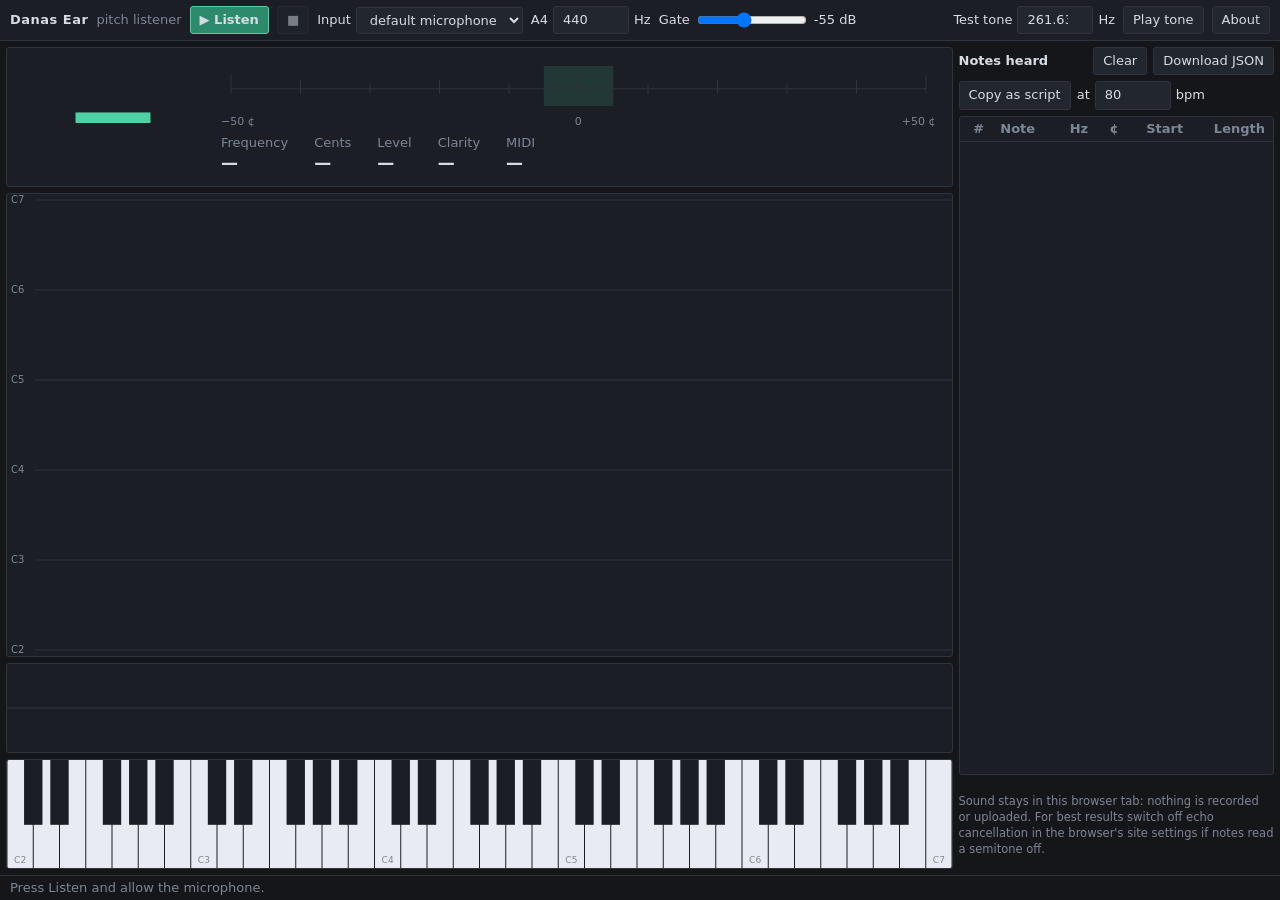
<file: listen/index.html>
<!DOCTYPE html>
<html lang="en">
<head>
<meta charset="utf-8">
<meta name="viewport" content="width=device-width, initial-scale=1">
<title>Danas Ear — pitch listener</title>
<link rel="stylesheet" href="styles.css">
</head>
<body>
<div class="app">
  <header class="toolbar">
    <span class="brand">Danas Ear</span>
    <span class="dim">pitch listener</span>
    <button id="start" class="primary">▶ Listen</button>
    <button id="stop" title="Stop listening" disabled>■</button>
    <label>Input <select id="device"><option value="">default microphone</option></select></label>
    <label>A4 <input id="a4" type="number" class="num" min="415" max="466" step="0.1" value="440"> Hz</label>
    <label>Gate <input id="gate" type="range" min="-80" max="-20" step="1" value="-55"> <span id="gate-val">-55 dB</span></label>
    <span class="spacer"></span>
    <label title="Feed a synthetic tone into the analyser instead of the microphone">Test tone
      <input id="tone-hz" type="number" class="num" min="30" max="4000" step="0.1" value="261.63"> Hz</label>
    <button id="tone">Play tone</button>
    <button id="about-btn">About</button>
  </header>

  <main class="columns">
    <section class="left">
      <div class="readout panel">
        <div class="note"><span id="note-name">—</span><sub id="note-oct"></sub></div>
        <div class="meter">
          <canvas id="cents"></canvas>
          <div class="meter-labels"><span>−50 ¢</span><span>0</span><span>+50 ¢</span></div>
        </div>
        <div class="facts">
          <div><span class="dim">Frequency</span><b id="hz">—</b></div>
          <div><span class="dim">Cents</span><b id="cents-val">—</b></div>
          <div><span class="dim">Level</span><b id="level">—</b></div>
          <div><span class="dim">Clarity</span><b id="clarity">—</b></div>
          <div><span class="dim">MIDI</span><b id="midi">—</b></div>
        </div>
      </div>
      <div class="panel trace-box"><canvas id="trace"></canvas></div>
      <div class="panel scope-box"><canvas id="scope"></canvas></div>
      <div class="panel keys-box"><canvas id="keys"></canvas></div>
    </section>

    <aside class="right">
      <div class="row">
        <b>Notes heard</b>
        <span class="spacer"></span>
        <button id="clear">Clear</button>
        <button id="download">Download JSON</button>
        <button id="copy-script" title="Copy the notes as a RAW lesson line, quantised to the tempo">Copy as script</button>
        <label>at <input id="bpm" type="number" class="num" min="30" max="240" value="80"> bpm</label>
      </div>
      <div class="log-box">
        <table id="log">
          <thead><tr><th>#</th><th>Note</th><th>Hz</th><th>¢</th><th>Start</th><th>Length</th></tr></thead>
          <tbody></tbody>
        </table>
      </div>
      <p class="dim small">Sound stays in this browser tab: nothing is recorded or uploaded. For best results
        switch off echo cancellation in the browser's site settings if notes read a semitone off.</p>
    </aside>
  </main>

  <footer class="status" id="status">Press Listen and allow the microphone.</footer>
</div>

<dialog id="about">
  <div class="dialog-head"><b>About Danas Ear</b><button id="about-close">Close</button></div>
  <div class="dialog-body">
    <p><b>Danas Ear</b> listens to the microphone and shows the pitch it hears: note name, how many cents sharp
      or flat, and the frequency in hertz. It is a companion to Danas Piano Tutor; the note log is the raw material
      for comparing what a student played with a lesson.</p>
    <h3>How it works</h3>
    <ul>
      <li>The browser's Web Audio API delivers the microphone signal in 4096-sample blocks.</li>
      <li>Each block goes through the <b>YIN</b> algorithm (de Cheveigné &amp; Kawahara, 2002): a cumulative-mean
        normalised difference function with parabolic interpolation, which finds the fundamental period even
        when a harmonic is louder than the fundamental.</li>
      <li><b>Clarity</b> is 1 minus the YIN difference at the chosen period — near 1 for a clean tone,
        low for noise. Frames below the level gate or with clarity under 0.6 are ignored.</li>
      <li>A note event starts when the same note is heard in three consecutive frames and ends after
        four silent or different frames (~100 ms). The frequency shown for an event is the median of its frames.</li>
    </ul>
    <h3>Tips</h3>
    <ul>
      <li>Piano notes below C2 and above C7 are outside the detector range (40–2000 Hz fundamental).</li>
      <li>Chords cannot be separated: the detector reports one pitch, usually the lowest strong one.</li>
      <li>Use <i>Play tone</i> to check the setup without a microphone; the tone is analysed the same way.</li>
    </ul>
    <p class="dim small">Part of Retro Audio Workstation.</p>
  </div>
</dialog>

<script type="module" src="app.js"></script>
</body>
</html>
</file>
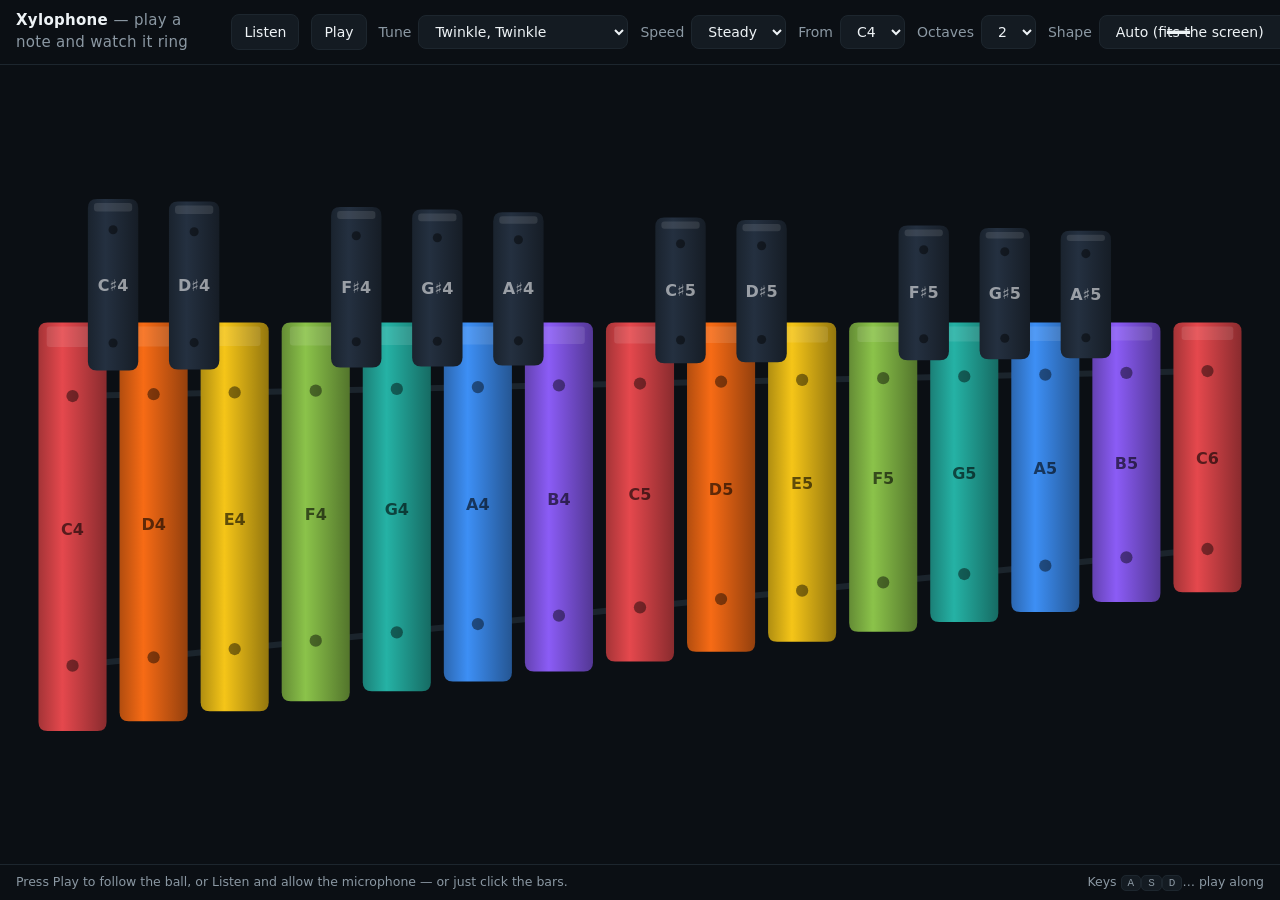
<file: xylo/index.html>
<!DOCTYPE html>
<html lang="en">
<head>
<meta charset="utf-8">
<meta name="viewport" content="width=device-width, initial-scale=1, viewport-fit=cover">
<meta name="theme-color" content="#0b1016">
<meta name="mobile-web-app-capable" content="yes">
<title>Xylophone — play a note and watch it ring</title>
<!--
  One file, on purpose. No build step, no modules, no fonts or scripts from
  anywhere: open it by double-clicking, or serve the folder if your browser
  refuses a microphone on file:// URLs. Nothing here talks to the tutor.

  What it does: listens to the microphone, works out which note is sounding
  (YIN, the same method the tutor uses, copied here so this folder stands on
  its own), and strikes that bar on a xylophone. Bars can also be clicked,
  which sounds a mallet tone, so it is worth opening with no microphone at all.
-->
<style>
  :root {
    --bg: #0b0f14;
    --ink: #eef3f6;
    --quiet: #8b98a3;
    --hairline: #1d262e;
    --glow: #ffffff;
  }
  * { box-sizing: border-box; }
  html, body { margin: 0; height: 100%; background: var(--bg); color: var(--ink);
    font: 14px/1.45 "Segoe UI", system-ui, -apple-system, sans-serif; overflow: hidden;
    overscroll-behavior: none; -webkit-text-size-adjust: 100%; }
  .app { height: 100%; height: 100dvh; display: flex; flex-direction: column;
    padding: env(safe-area-inset-top) env(safe-area-inset-right) env(safe-area-inset-bottom) env(safe-area-inset-left); }

  header { flex: none; display: flex; align-items: center; gap: 12px; padding: 10px 16px;
    border-bottom: 1px solid var(--hairline); user-select: none; -webkit-user-select: none; }
  .controls { display: flex; align-items: center; gap: 12px; min-width: 0; }
  h1 { font-size: 15px; font-weight: 600; margin: 0; letter-spacing: 0.3px; }
  h1 span { color: var(--quiet); font-weight: 400; }
  button, select, input { font: inherit; color: var(--ink); background: #141b22;
    border: 1px solid var(--hairline); border-radius: 8px; padding: 7px 12px; }
  button { cursor: pointer; }
  button:hover { border-color: #3b4854; }
  button.on { background: #1d5e46; border-color: #2f9e73; color: #eafff5; }
  label { display: inline-flex; align-items: center; gap: 7px; color: var(--quiet); white-space: nowrap; }
  input[type=range] { width: 110px; padding: 0; accent-color: #46d7a1; }
  .spacer { flex: 1; }

  .readout { display: flex; align-items: baseline; gap: 10px; min-width: 190px; justify-content: flex-end; }
  .note { font-size: 26px; font-weight: 700; letter-spacing: 0.5px; min-width: 74px; text-align: right; }
  .hz { font-family: ui-monospace, Consolas, monospace; font-size: 12px; color: var(--quiet); }
  .cents { font-family: ui-monospace, Consolas, monospace; font-size: 12px; min-width: 52px; }

  .stage { flex: 1; position: relative; min-height: 0; }
  .stage > canvas { position: absolute; inset: 0; display: block;
    touch-action: none; -webkit-tap-highlight-color: transparent;
    user-select: none; -webkit-user-select: none; }

  footer { flex: none; display: flex; align-items: center; gap: 14px; padding: 8px 16px;
    border-top: 1px solid var(--hairline); color: var(--quiet); font-size: 12.5px; }
  kbd { font-family: ui-monospace, Consolas, monospace; font-size: 11px; background: #141b22;
    border: 1px solid var(--hairline); border-radius: 5px; padding: 1px 6px; }
  /* Phones. The controls become one strip that scrolls sideways, so the
   * stage keeps the screen; Listen and Demo sit at its head and are always
   * in reach. The keyboard hint goes, the status line stays — it is where a
   * refused microphone is explained. */
  @media (max-width: 760px), (max-height: 500px) {
    header { flex-wrap: wrap; gap: 8px; padding: 7px 10px; }
    h1 { display: none; }
    .spacer { display: none; }
    .readout { order: 1; flex: 1 1 auto; min-width: 0; justify-content: flex-start; }
    .note { font-size: 22px; min-width: 62px; text-align: left; }
    .controls { order: 2; width: 100%; flex-wrap: nowrap; gap: 8px;
      overflow-x: auto; overflow-y: hidden; scrollbar-width: none;
      -webkit-overflow-scrolling: touch; }
    .controls::-webkit-scrollbar { display: none; }
    .controls > * { flex: none; }
    button, select { min-height: 40px; padding: 8px 14px; }
    input[type=range] { width: 92px; height: 40px; }
    label { gap: 6px; }
    input[type=checkbox] { width: 20px; height: 20px; }
    footer { padding: 6px 10px; font-size: 12px; }
    .keyshint { display: none; }
  }
  /* Landscape: every pixel of height belongs to the instrument, so the
   * readout joins the controls on one line instead of taking a row. */
  @media (max-height: 500px) {
    header { padding: 5px 10px; gap: 6px; flex-wrap: nowrap; }
    .controls { order: 1; width: auto; flex: 1 1 auto; }
    .readout { order: 2; width: auto; flex: 0 0 auto; }
    .note { font-size: 18px; }
    .hz, .cents { display: none; }
    button, select { min-height: 34px; padding: 5px 11px; }
    input[type=range] { height: 34px; }
    footer { display: none; }
  }
</style>
</head>
<body>
<div class="app">
  <header>
    <h1>Xylophone <span>— play a note and watch it ring</span></h1>
    <div class="controls">
    <button id="listen">Listen</button>
    <button id="play">Play</button>
    <label>Tune
      <select id="tune">
        <option value="twinkle" selected>Twinkle, Twinkle</option>
        <option value="mary">Mary Had a Little Lamb</option>
        <option value="joy">Ode to Joy</option>
        <option value="scale">Up and down</option>
      </select>
    </label>
    <label>Speed
      <select id="speed">
        <option value="72">Slow</option>
        <option value="96" selected>Steady</option>
        <option value="126">Quick</option>
      </select>
    </label>
    <label>From
      <select id="low">
        <option value="48">C3</option>
        <option value="60" selected>C4</option>
        <option value="36">C2</option>
      </select>
    </label>
    <label>Octaves
      <select id="octaves">
        <option>1</option><option selected>2</option><option>3</option>
      </select>
    </label>
    <label>Shape
      <select id="shape">
        <option value="auto" selected>Auto (fits the screen)</option>
        <option value="bars">Upright (chromatic)</option>
        <option value="ladder">Ladder (toy, white notes)</option>
      </select>
    </label>
    <label title="How loud a sound has to be before it counts">Sensitivity
      <input type="range" id="gate" min="-70" max="-30" value="-55">
    </label>
    <label title="Sound the mallet when a bar is struck or a tune is played"><input type="checkbox" id="sound" checked> Sound</label>
    </div>
    <span class="spacer"></span>
    <div class="readout">
      <span class="note" id="note">—</span>
      <span class="hz" id="hz"></span>
      <span class="cents" id="cents"></span>
    </div>
  </header>

  <div class="stage"><canvas id="bars"></canvas></div>

  <footer>
    <span id="status">Press Play to follow the ball, or Listen and allow the microphone — or just click the bars.</span>
    <span class="spacer"></span>
    <span class="keyshint">Keys <kbd>A</kbd><kbd>S</kbd><kbd>D</kbd>… play along</span>
  </footer>
</div>

<script>
"use strict";

/* ------------------------------------------------------------------ notes */

const NAMES = ["C", "C♯", "D", "D♯", "E", "F", "F♯", "G", "G♯", "A", "A♯", "B"];
const isBlack = (midi) => [1, 3, 6, 8, 10].includes(((midi % 12) + 12) % 12);
const noteName = (midi) => NAMES[((midi % 12) + 12) % 12] + (Math.floor(midi / 12) - 1);
const midiToHz = (midi) => 440 * Math.pow(2, (midi - 69) / 12);

/* A toy xylophone's colours, one per step of the scale, repeating by octave. */
const BAR_COLOURS = ["#e5484d", "#f76b15", "#f5c518", "#8bc34a", "#25b2a5", "#3d8ff5", "#8b5cf6"];
const WHITE_STEPS = [0, 2, 4, 5, 7, 9, 11];

/* ----------------------------------------------------------- pitch (YIN) */
/* de Cheveigné & Kawahara 2002. Copied in so this file needs nothing else. */

function detectPitch(buf, sampleRate, minHz = 60, maxHz = 2200, threshold = 0.15, win = 2048) {
  const tauMin = Math.max(2, Math.floor(sampleRate / maxHz));
  const tauMax = Math.min(Math.floor(sampleRate / minHz), buf.length - win - 1);
  if (tauMax <= tauMin) return null;

  const cmnd = new Float32Array(tauMax + 1);
  cmnd[0] = 1;
  let running = 0;
  for (let tau = 1; tau <= tauMax; tau++) {
    let d = 0;
    for (let i = 0; i < win; i++) { const v = buf[i] - buf[i + tau]; d += v * v; }
    running += d;
    cmnd[tau] = running > 0 ? (d * tau) / running : 1;
  }
  let tau = -1;
  for (let t = tauMin; t <= tauMax; t++) {
    if (cmnd[t] < threshold) {
      while (t + 1 <= tauMax && cmnd[t + 1] < cmnd[t]) t++;
      tau = t; break;
    }
  }
  if (tau < 0) {
    let best = tauMin;
    for (let t = tauMin; t <= tauMax; t++) if (cmnd[t] < cmnd[best]) best = t;
    if (cmnd[best] > 0.5) return null;
    tau = best;
  }
  // A window that is quiet where YIN looks but loud at its end — a strike
  // caught by its tail — has no pitch in it; silence looks perfectly periodic.
  const looked = Math.min(buf.length, win + tau);
  let head = 0, all = 0;
  for (let i = 0; i < buf.length; i++) { const v = buf[i] * buf[i]; all += v; if (i < looked) head += v; }
  if (Math.sqrt(head / looked) < Math.sqrt(all / buf.length) * 0.2) return null;

  let period = tau;
  if (tau > 0 && tau < tauMax) {
    const a = cmnd[tau - 1], b = cmnd[tau], c = cmnd[tau + 1];
    const den = a - 2 * b + c;
    if (den !== 0) period = tau + 0.5 * (a - c) / den;
  }
  return { hz: sampleRate / period, clarity: Math.max(0, Math.min(1, 1 - cmnd[tau])) };
}

function rmsDb(buf) {
  let s = 0;
  for (let i = 0; i < buf.length; i++) s += buf[i] * buf[i];
  return 20 * Math.log10(Math.sqrt(s / buf.length) + 1e-12);
}

/* --------------------------------------------------------------- the app */

const $ = (id) => document.getElementById(id);
const FFT = 4096;

const state = {
  ctx: null, analyser: null, stream: null, source: null,
  buf: new Float32Array(FFT),
  bars: [],                 // { midi, x, y, w, h, colour, hit, phase }
  low: 60, octaves: 2, shape: "auto", shapeNow: "bars",
  reading: null,            // { midi, hz, cents, clarity }
  candidate: null, sounding: null, silent: 0,
  ripples: [],              // { x, y, r, life, colour }
  labels: [],               // { x, y, text, life, colour }
  listening: false,
  tune: null,               // { name, notes: [{ step, midi, beat, beats }], beats }
  play: null,               // { t0, beat } — the beat clock, read from the audio context
  bpm: 96, laneH: 0,
  raf: null,
};

/* The colour a note is given wherever it appears: on its bar, on its tile in
 * the lane, and in the ripple it throws. */
function colourFor(midi) {
  const step = WHITE_STEPS.indexOf(((midi % 12) + 12) % 12);
  return step < 0 ? "#4a5765" : BAR_COLOURS[step % BAR_COLOURS.length];
}

/* --------------------------------------------------------------- layout */

/* Bars are laid out like a chromatic xylophone: the naturals in a row, the
 * accidentals in a shorter row behind and between them. Lower notes get
 * longer, wider bars, which is what makes it read as a xylophone rather
 * than a row of buttons. */
function layout(w, h) {
  const naturals = [];
  const total = state.octaves * 12;
  for (let i = 0; i <= total; i++) {
    const midi = state.low + i;
    if (!isBlack(midi)) naturals.push(midi);
  }
  const colourOf = colourFor;
  // Auto: a stage taller than it is wide is a phone held upright, and the
  // toy ladder is the shape that fits it.
  state.shapeNow = state.shape === "auto" ? (h > w * 1.1 ? "ladder" : "bars") : state.shape;
  return state.shapeNow === "ladder"
    ? ladderLayout(w, h, naturals, colourOf)
    : uprightLayout(w, h, naturals, colourOf);
}

/* Upright: a row of bars like a keyboard, naturals in front and accidentals
 * overlapping the top of them, as on a chromatic xylophone. */
function uprightLayout(w, h, naturals, colourOf) {
  const bars = [];
  const pad = Math.max(12, w * 0.025);
  const slot = (w - pad * 2) / naturals.length;
  const barW = Math.min(slot * 0.84, 104);

  // The back row is a fraction of the front row and hangs above it by most of
  // its length, so those two fractions decide how much height the front row
  // can have. Solving for it fills a short screen instead of leaving a third
  // of it empty.
  const BACK = 0.42, OVERHANG = 0.72;
  const foot = Math.max(8, h * 0.05);
  // Never longer than a bar that wide would plausibly be: on a tall desktop
  // window the row is capped and centred instead of stretching into slats.
  const frontMax = Math.min((h - foot) / (1 + BACK * OVERHANG), barW * 6);
  const block = frontMax * (1 + BACK * OVERHANG);
  const frontTop = (h - block) / 2 + frontMax * BACK * OVERHANG;

  naturals.forEach((midi, i) => {
    const t = naturals.length > 1 ? i / (naturals.length - 1) : 0;
    const len = frontMax * (1 - 0.34 * t);          // shorter as it rises
    bars.push({
      midi, x: pad + i * slot + (slot - barW) / 2, y: frontTop, w: barW, h: len,
      colour: colourOf(midi), hit: 0, row: "front",
    });
  });

  for (let i = 0; i < naturals.length - 1; i++) {
    const midi = naturals[i] + 1;
    if (!isBlack(midi)) continue;
    const t = i / Math.max(1, naturals.length - 1);
    const len = frontMax * BACK * (1 - 0.3 * t);
    const bw = barW * 0.74;
    bars.push({
      midi, x: pad + (i + 0.5) * slot + (slot - bw) / 2,
      y: frontTop - len * OVERHANG,                  // overlapping the front row
      w: bw, h: len, colour: "#26313f", hit: 0, row: "back",
    });
  }
  return bars;
}

/* Ladder: the toy. Horizontal bars, longest at the top, white notes only —
 * which is what a toy xylophone has. */
function ladderLayout(w, h, naturals, colourOf) {
  const bars = [];
  const padY = Math.max(10, h * 0.04);
  const slot = (h - padY * 2) / naturals.length;
  const barH = Math.min(slot * 0.78, 46);
  const longest = Math.min(w * 0.82, 900);

  naturals.forEach((midi, i) => {
    const t = naturals.length > 1 ? i / (naturals.length - 1) : 0;
    const len = longest * (1 - 0.45 * t);
    bars.push({
      midi, x: (w - len) / 2, y: padY + i * slot + (slot - barH) / 2,
      w: len, h: barH, colour: colourOf(midi), hit: 0, row: "front",
    });
  });
  return bars;
}

function fit() {
  const canvas = $("bars");
  const box = canvas.parentElement;
  const w = Math.max(1, box.clientWidth), h = Math.max(1, box.clientHeight);
  const dpr = Math.min(3, window.devicePixelRatio || 1);
  // The CSS size is written out: a canvas carries its backing store in a
  // height attribute, and that would otherwise decide its layout size.
  canvas.style.width = w + "px";
  canvas.style.height = h + "px";
  canvas.width = Math.round(w * dpr);
  canvas.height = Math.round(h * dpr);
  const g = canvas.getContext("2d");
  g.setTransform(canvas.width / w, 0, 0, canvas.height / h, 0, 0);
  // While a tune is running it takes a band along the bottom for its lane.
  state.laneH = state.play ? Math.max(84, Math.min(170, h * 0.3)) : 0;
  state.bars = layout(w, h - state.laneH);
  return [g, w, h];
}

/* -------------------------------------------------------------- drawing */

function roundRect(g, x, y, w, h, r) {
  const rr = Math.max(0, Math.min(r, w / 2, h / 2));
  g.beginPath();
  g.moveTo(x + rr, y); g.lineTo(x + w - rr, y); g.quadraticCurveTo(x + w, y, x + w, y + rr);
  g.lineTo(x + w, y + h - rr); g.quadraticCurveTo(x + w, y + h, x + w - rr, y + h);
  g.lineTo(x + rr, y + h); g.quadraticCurveTo(x, y + h, x, y + h - rr);
  g.lineTo(x, y + rr); g.quadraticCurveTo(x, y, x + rr, y); g.closePath();
}

function shade(hex, f) {
  const n = parseInt(hex.slice(1), 16);
  const r = Math.min(255, Math.round(((n >> 16) & 255) * f));
  const g = Math.min(255, Math.round(((n >> 8) & 255) * f));
  const b = Math.min(255, Math.round((n & 255) * f));
  return `rgb(${r},${g},${b})`;
}

function draw(g, w, h) {
  g.clearRect(0, 0, w, h);

  // The frame: two rails the bars rest on, along whichever way they run.
  const front = state.bars.filter((b) => b.row === "front");
  const ladder = state.shapeNow === "ladder";
  if (front.length) {
    g.strokeStyle = "#1b242c"; g.lineWidth = 6; g.lineCap = "round";
    const first = front[0], last = front[front.length - 1];
    // Through the holes of every bar, so the rails follow the shape rather
    // than hanging in the air past the shorter ones.
    const rails = ladder ? [0.14, 0.86] : [0.18, 0.84];
    for (const f of rails) {
      g.beginPath();
      front.forEach((bar, i) => {
        const px = ladder ? bar.x + bar.w * f : bar.x + bar.w / 2;
        const py = ladder ? bar.y + bar.h / 2 : bar.y + bar.h * f;
        i ? g.lineTo(px, py) : g.moveTo(px, py);
      });
      g.stroke();
    }
  }

  for (const bar of state.bars) {
    const hit = bar.hit;                      // 1 just struck, decaying to 0
    const dip = hit * 4;
    const x = bar.x, y = bar.y + dip, bw = bar.w, bh = bar.h;
    void ladder;

    if (hit > 0.01) {                          // halo under a ringing bar
      g.save();
      g.shadowColor = bar.row === "front" ? bar.colour : "#6ea8ff";
      g.shadowBlur = 28 * hit;
      g.fillStyle = bar.row === "front" ? bar.colour : "#33435a";
      roundRect(g, x, y, bw, bh, 9); g.fill();
      g.restore();
    }

    const base = bar.row === "front" ? bar.colour : "#243040";
    const grad = g.createLinearGradient(x, y, x + bw, y);
    grad.addColorStop(0, shade(base, 0.72));
    grad.addColorStop(0.35, shade(base, 1 + 0.55 * hit));
    grad.addColorStop(1, shade(base, 0.6));
    g.fillStyle = grad;
    roundRect(g, x, y, bw, bh, 9); g.fill();

    // A highlight along the bar, brighter while ringing.
    g.fillStyle = `rgba(255,255,255,${0.10 + 0.45 * hit})`;
    if (ladder) roundRect(g, x + 5, y + bh * 0.16, Math.max(3, bw * 0.02), bh * 0.68, 3);
    else roundRect(g, x + bw * 0.12, y + 4, bw * 0.76, Math.max(3, bh * 0.05), 3);
    g.fill();

    // The two holes the cord passes through.
    g.fillStyle = "rgba(0,0,0,0.45)";
    const holes = ladder
      ? [[x + bw * 0.14, y + bh / 2], [x + bw * 0.86, y + bh / 2]]
      : [[x + bw / 2, y + bh * 0.18], [x + bw / 2, y + bh * 0.84]];
    const holeR = Math.max(1.6, (ladder ? bh : bw) * 0.09);
    for (const [hx, hy] of holes) {
      g.beginPath(); g.arc(hx, hy, holeR, 0, Math.PI * 2); g.fill();
    }

    // Its name, kept legible on both rows and both shapes.
    g.fillStyle = bar.row === "front" ? "rgba(0,0,0,0.6)" : "rgba(255,255,255,0.55)";
    g.textAlign = "center"; g.textBaseline = "middle";
    if (ladder) {
      g.font = `700 ${Math.max(10, Math.min(18, bh * 0.5))}px "Segoe UI", system-ui, sans-serif`;
      g.fillText(noteName(bar.midi), x + bw * 0.5, y + bh / 2);
    } else {
      // Between the two holes, where there is room for it at any bar length.
      g.font = `600 ${Math.max(10, Math.min(16, bw * 0.34))}px "Segoe UI", system-ui, sans-serif`;
      g.fillText(noteName(bar.midi), x + bw / 2, y + bh * 0.51);
    }
    g.textBaseline = "alphabetic";

    bar.hit *= 0.90;                           // ring down
  }

  // Ripples where a bar was struck.
  for (const r of state.ripples) {
    g.strokeStyle = r.colour;
    g.globalAlpha = Math.max(0, r.life);
    g.lineWidth = 2.5;
    g.beginPath(); g.arc(r.x, r.y, r.r, 0, Math.PI * 2); g.stroke();
    r.r += 3.2; r.life -= 0.035;
  }
  g.globalAlpha = 1;
  state.ripples = state.ripples.filter((r) => r.life > 0);

  // Note names floating up from the strike.
  for (const l of state.labels) {
    g.globalAlpha = Math.max(0, l.life);
    g.fillStyle = l.colour;
    g.font = `700 ${22 + 10 * (1 - l.life)}px "Segoe UI", system-ui, sans-serif`;
    g.textAlign = "center";
    g.fillText(l.text, l.x, l.y);
    l.y -= 1.1; l.life -= 0.02;
  }
  g.globalAlpha = 1;
  state.labels = state.labels.filter((l) => l.life > 0);
}

/* ---------------------------------------------------------------- tunes */

/* Written as steps above the instrument's lowest note, so a tune follows the
 * From setting instead of being pinned to one key. [step, beats]. */
const TUNES = {
  twinkle: {
    name: "Twinkle, Twinkle",
    notes: [[0, 1], [0, 1], [7, 1], [7, 1], [9, 1], [9, 1], [7, 2],
            [5, 1], [5, 1], [4, 1], [4, 1], [2, 1], [2, 1], [0, 2]],
  },
  mary: {
    name: "Mary Had a Little Lamb",
    notes: [[4, 1], [2, 1], [0, 1], [2, 1], [4, 1], [4, 1], [4, 2],
            [2, 1], [2, 1], [2, 2], [4, 1], [7, 1], [7, 2]],
  },
  joy: {
    name: "Ode to Joy",
    notes: [[4, 1], [4, 1], [5, 1], [7, 1], [7, 1], [5, 1], [4, 1], [2, 1],
            [0, 1], [0, 1], [2, 1], [4, 1], [4, 1.5], [2, 0.5], [2, 2]],
  },
  scale: {
    name: "Up and down",
    notes: [[0, 0.5], [2, 0.5], [4, 0.5], [5, 0.5], [7, 0.5], [9, 0.5], [11, 0.5], [12, 1],
            [11, 0.5], [9, 0.5], [7, 0.5], [5, 0.5], [4, 0.5], [2, 0.5], [0, 1]],
  },
};

const COUNT_IN = 2;        // beats of ball before the first note
const TAIL = 2;            // beats of rest before it comes round again

function buildTune(key) {
  const spec = TUNES[key] || TUNES.twinkle;
  let beat = COUNT_IN;
  const notes = spec.notes.map(([step, beats]) => {
    const n = { step, midi: state.low + step, beat, beats, fired: false, at: null, got: false };
    beat += beats;
    return n;
  });
  return { name: spec.name, notes, beats: beat + TAIL };
}

function tuneRange(tune) {
  const m = tune.notes.map((n) => n.midi);
  return [Math.min(...m), Math.max(...m)];
}

function startTune() {
  const ctx = audio();
  state.bpm = parseInt($("speed").value, 10);
  state.tune = buildTune($("tune").value);
  state.play = { t0: ctx.currentTime + 0.15, beat: 0 };
  $("play").classList.add("on");
  fit();
  say(`${state.tune.name} — the ball lands on each note as it sounds. Play along.`);
}

function stopTune() {
  state.play = null; state.tune = null;
  $("play").classList.remove("on");
  fit();
  say("Stopped. Press Play again, or strike the bars yourself.");
}

/* The clock. Everything — the lane, the ball, the strike and the sound —
 * is read from the audio context, which is the only clock that does not
 * stutter when the page is busy. */
function tickTune() {
  const p = state.play, tune = state.tune, ctx = state.ctx;
  if (!p || !tune || !ctx) return;
  const spb = 60 / state.bpm;
  let beat = (ctx.currentTime - p.t0) / spb;
  if (beat >= tune.beats) {                 // round again, on the same grid
    p.t0 += tune.beats * spb;
    beat -= tune.beats;
    for (const n of tune.notes) { n.fired = false; n.got = false; n.at = null; }
  }
  p.beat = beat;

  // Sound is scheduled a little ahead of time; the bar is struck when that
  // moment actually arrives, so the ring matches what is heard.
  const ahead = beat + 0.25 / spb;
  for (const n of tune.notes) {
    if (n.fired || n.beat > ahead) continue;
    n.fired = true;
    n.at = p.t0 + n.beat * spb;
    // Anything already well past — the page was busy, or was not being
    // drawn at all — is let go rather than fired in a heap.
    if (ctx.currentTime - n.at > 0.25) { n.at = null; continue; }
    if ($("sound").checked) mallet(n.midi, n.at);
  }
  for (const n of tune.notes) {
    if (n.at !== null && ctx.currentTime >= n.at) { n.at = null; strike(n.midi, false, true); }
  }
}

/* Playing the right note near its moment lights its tile. */
function markPlayed(midi) {
  const p = state.play, tune = state.tune;
  if (!p || !tune) return;
  let best = null, closest = 0.45;          // within about half a beat
  for (const n of tune.notes) {
    const d = Math.abs(n.beat - p.beat);
    if (n.midi === midi && !n.got && d < closest) { best = n; closest = d; }
  }
  if (best) best.got = true;
}

/* ----------------------------------------------------------------- lane */

/* Notes run right to left towards the now line; the ball leaves one tile and
 * lands on the next at the beat it sounds. Both ends of its arc are the
 * tiles' own positions, so the landing is the note. */
function drawLane(g, w, h) {
  const p = state.play, tune = state.tune;
  if (!p || !tune || state.laneH <= 0) return;
  const band = state.laneH, top = h - band;
  const ppb = Math.max(42, Math.min(120, w / 7));
  const nowX = Math.max(54, w * 0.16);
  const [lo, hi] = tuneRange(tune);
  const span = Math.max(1, hi - lo);
  const tileH = Math.max(11, Math.min(20, band * 0.15));
  const zoneTop = top + band * 0.52, zoneBot = h - Math.max(9, band * 0.13) - tileH;
  const xFor = (beat) => nowX + (beat - p.beat) * ppb;
  const yFor = (midi) => zoneBot - ((midi - lo) / span) * (zoneBot - zoneTop);

  g.fillStyle = "rgba(255,255,255,0.025)";
  g.fillRect(0, top, w, band);
  g.strokeStyle = "#1b242c"; g.lineWidth = 1;
  g.beginPath(); g.moveTo(0, top + 0.5); g.lineTo(w, top + 0.5); g.stroke();

  // The now line: where a note is due.
  g.strokeStyle = "rgba(255,255,255,0.18)"; g.lineWidth = 2;
  g.beginPath(); g.moveTo(nowX, top + 6); g.lineTo(nowX, h - 4); g.stroke();

  g.textBaseline = "middle";
  for (const n of tune.notes) {
    for (const lap of [0, tune.beats]) {    // the next pass, already on its way
      const x = xFor(n.beat + lap), tw = n.beats * ppb - 5;
      if (x > w + 40 || x + tw < -40) continue;
      const y = yFor(n.midi);
      const past = n.beat + lap < p.beat;
      g.globalAlpha = past ? 0.35 : 1;
      g.fillStyle = n.got ? "#46d7a1" : colourFor(n.midi);
      roundRect(g, x, y, Math.max(10, tw), tileH, Math.min(6, tileH / 2));
      g.fill();
      if (tw > 26) {
        g.fillStyle = "rgba(0,0,0,0.62)"; g.textAlign = "center";
        g.font = `600 ${Math.max(9, Math.min(12, tileH * 0.72))}px "Segoe UI", system-ui, sans-serif`;
        g.fillText(noteName(n.midi), x + tw / 2, y + tileH / 2 + 0.5);
      }
      g.globalAlpha = 1;
    }
  }

  // The tune's name, out of the ball's way.
  g.textAlign = "right"; g.fillStyle = "rgba(255,255,255,0.32)";
  g.font = '600 11px "Segoe UI", system-ui, sans-serif';
  g.fillText(tune.name, w - 10, top + band * 0.2);
  g.textBaseline = "alphabetic";

  drawBall(g, tune, p, { xFor, yFor, zoneBot, band });
}

function drawBall(g, tune, p, m) {
  const seq = tune.notes;
  let i = seq.findIndex((n) => n.beat > p.beat);
  // Past the last note the ball is already travelling to the first note of
  // the next pass, which is the same point the clock wraps to.
  const to = i < 0 ? { beat: tune.beats + seq[0].beat, midi: seq[0].midi } : seq[i];
  const from = i === 0 ? { beat: to.beat - COUNT_IN, midi: to.midi }
             : i < 0 ? seq[seq.length - 1] : seq[i - 1];

  const gap = Math.max(0.001, to.beat - from.beat);
  const t = Math.max(0, Math.min(1, (p.beat - from.beat) / gap));
  const r = Math.max(7, Math.min(13, m.band * 0.11));
  const x0 = m.xFor(from.beat), x1 = m.xFor(to.beat);
  const y0 = m.yFor(from.midi) - r, y1 = m.yFor(to.midi) - r;
  const arc = Math.min(m.band * 0.95, 24 + gap * 28);
  // Both ends of the arc scroll leftwards at the same rate, so interpolating
  // them evenly would hold the ball still over the now line. Leaving fast and
  // arriving slow makes it leap forward onto the note coming in, then ride it
  // down — and since the ease ends at exactly 1, the landing is still the
  // note's own moment.
  const e = 1 - Math.pow(1 - t, 4);
  const x = x0 + (x1 - x0) * e;
  const y = y0 + (y1 - y0) * t - Math.sin(Math.PI * t) * arc;
  // Squashed as it leaves and as it lands, round in the air.
  const squash = 1 - 0.3 * Math.max(0, 1 - Math.min(t, 1 - t) * 9);

  g.fillStyle = "rgba(0,0,0,0.35)";           // its shadow on the tiles
  g.beginPath(); g.ellipse(x, m.zoneBot + 3, r * 0.9, r * 0.28, 0, 0, Math.PI * 2); g.fill();

  const grad = g.createRadialGradient(x - r * 0.35, y - r * 0.45, r * 0.15, x, y, r);
  grad.addColorStop(0, "#ffffff");
  grad.addColorStop(0.55, "#ffe9a8");
  grad.addColorStop(1, "#f2a93b");
  g.fillStyle = grad;
  g.beginPath(); g.ellipse(x, y, r, r * squash, 0, 0, Math.PI * 2); g.fill();
  g.strokeStyle = "rgba(255,255,255,0.5)"; g.lineWidth = 1;
  g.beginPath(); g.ellipse(x, y, r, r * squash, 0, 0, Math.PI * 2); g.stroke();
  state.ball = { x, y, t, midi: to.midi, beat: to.beat };
}

/* --------------------------------------------------------------- strike */

function barFor(midi) { return state.bars.find((b) => b.midi === midi) || null; }

function strike(midi, sound, byTune) {
  if (!byTune) markPlayed(midi);
  const bar = barFor(midi);
  if (bar) {
    bar.hit = 1;
    state.ripples.push({ x: bar.x + bar.w / 2, y: bar.y + bar.h / 2, r: bar.w * 0.4,
      life: 1, colour: bar.row === "front" ? bar.colour : "#6ea8ff" });
    state.labels.push({ x: bar.x + bar.w / 2, y: bar.y - 10, text: noteName(midi),
      life: 1, colour: bar.row === "front" ? bar.colour : "#8fb6ff" });
  }
  if (sound && $("sound").checked) mallet(midi);
}

/* A mallet: a bright partial over a fundamental, decaying fast. */
function mallet(midi, when) {
  const ctx = audio();
  const now = Math.max(ctx.currentTime, when || 0);
  const out = ctx.createGain();
  out.gain.setValueAtTime(0.0001, now);
  out.gain.exponentialRampToValueAtTime(0.35, now + 0.005);
  out.gain.exponentialRampToValueAtTime(0.0001, now + 1.1);
  out.connect(ctx.destination);
  for (const [mult, level] of [[1, 1], [4.01, 0.28], [9.2, 0.1]]) {
    const osc = ctx.createOscillator(), g = ctx.createGain();
    osc.type = "sine";
    osc.frequency.value = midiToHz(midi) * mult;
    g.gain.value = level;
    osc.connect(g); g.connect(out);
    osc.start(now);
    osc.stop(now + 1.2);
  }
}

function audio() {
  if (!state.ctx) state.ctx = new (window.AudioContext || window.webkitAudioContext)();
  if (state.ctx.state === "suspended") state.ctx.resume();
  return state.ctx;
}

/* -------------------------------------------------------------- listening */

async function startListening() {
  const ctx = audio();
  if (!state.analyser) {
    state.analyser = ctx.createAnalyser();
    state.analyser.fftSize = FFT;
    state.analyser.smoothingTimeConstant = 0;
  }
  state.stream = await navigator.mediaDevices.getUserMedia({
    audio: { echoCancellation: false, noiseSuppression: false, autoGainControl: false },
  });
  state.source = ctx.createMediaStreamSource(state.stream);
  state.source.connect(state.analyser);
  state.listening = true;
  $("listen").classList.add("on");
  $("listen").textContent = "Listening";
  const track = state.stream.getAudioTracks()[0];
  say(`Listening on "${track.label || "microphone"}". Play, sing or whistle a note.`);
}

function stopListening() {
  if (state.source) { try { state.source.disconnect(); } catch (_) { /* gone */ } state.source = null; }
  if (state.stream) { for (const t of state.stream.getTracks()) t.stop(); state.stream = null; }
  state.listening = false;
  state.reading = null;
  $("listen").classList.remove("on");
  $("listen").textContent = "Listen";
  say("Stopped. Click the bars, or press Listen again.");
}

/* One analysis, turned into a strike when the same note holds for a few
 * frames — otherwise every wobble would light a different bar. */
function analyse() {
  if (!state.analyser) return;
  state.analyser.getFloatTimeDomainData(state.buf);
  const db = rmsDb(state.buf);
  let midi = null;
  if (db > parseFloat($("gate").value)) {
    const p = detectPitch(state.buf, state.ctx.sampleRate);
    if (p && p.clarity >= 0.6) {
      const exact = 69 + 12 * Math.log2(p.hz / 440);
      midi = Math.round(exact);
      state.reading = { midi, hz: p.hz, cents: (exact - midi) * 100, clarity: p.clarity };
    }
  }
  if (midi === null) {
    state.candidate = null;
    if (state.sounding !== null && ++state.silent >= 4) { state.sounding = null; state.reading = null; }
    return;
  }
  state.silent = 0;
  if (midi === state.sounding) return;                 // already ringing
  if (state.candidate && state.candidate.midi === midi) state.candidate.count++;
  else state.candidate = { midi, count: 1 };
  if (state.candidate.count >= 2) {
    state.sounding = midi;
    state.candidate = null;
    strike(midi, false);
  }
}

function showReading() {
  const r = state.reading;
  $("note").textContent = r ? noteName(r.midi) : "—";
  $("note").style.color = r && barFor(r.midi) ? (barFor(r.midi).colour) : "var(--ink)";
  $("hz").textContent = r ? r.hz.toFixed(1) + " Hz" : "";
  $("cents").textContent = r ? `${r.cents >= 0 ? "+" : ""}${r.cents.toFixed(0)} ¢` : "";
  $("cents").style.color = r ? (Math.abs(r.cents) <= 12 ? "#46d7a1" : Math.abs(r.cents) <= 30 ? "#e9b44c" : "#f08079") : "";
}

/* ------------------------------------------------------------------ wire */

function say(text) { $("status").textContent = text; }

function frame() {
  const canvas = $("bars");
  const box = canvas.parentElement;
  if (canvas.clientWidth !== box.clientWidth || canvas.clientHeight !== box.clientHeight) fit();
  const g = canvas.getContext("2d");
  if (state.listening) { analyse(); showReading(); }
  tickTune();
  draw(g, box.clientWidth, box.clientHeight);
  drawLane(g, box.clientWidth, box.clientHeight);
  state.raf = requestAnimationFrame(frame);
}

function barAt(x, y) {
  // The back row is drawn first but sits above; test it first.
  const rows = [state.bars.filter((b) => b.row === "back"), state.bars.filter((b) => b.row === "front")];
  for (const row of rows) {
    for (const b of row) if (x >= b.x && x <= b.x + b.w && y >= b.y && y <= b.y + b.h) return b;
  }
  return null;
}

function rebuild() {
  state.low = parseInt($("low").value, 10);
  state.octaves = parseInt($("octaves").value, 10);
  state.shape = $("shape").value;
  // A tune is written in steps, so moving the instrument transposes it.
  if (state.tune) for (const n of state.tune.notes) n.midi = state.low + n.step;
  fit();
}

function wire() {
  fit();
  $("listen").onclick = async () => {
    if (state.listening) { stopListening(); return; }
    try { await startListening(); }
    catch (e) {
      say(e.name === "NotAllowedError"
        ? "The microphone was refused. Allow it in the address bar — or open this page from a local server if it is a file:// URL."
        : "Could not open the microphone: " + e.message);
    }
  };
  $("play").onclick = () => (state.play ? stopTune() : startTune());
  $("tune").onchange = () => { if (state.play) startTune(); };
  $("speed").onchange = () => { if (state.play) startTune(); };
  $("low").onchange = rebuild;
  $("octaves").onchange = rebuild;
  $("shape").onchange = rebuild;

  const canvas = $("bars");
  const hit = (e) => {
    e.preventDefault();                       // no scrolling, no text selection
    const r = canvas.getBoundingClientRect();
    const b = barAt(e.clientX - r.left, e.clientY - r.top);
    if (b) strike(b.midi, true);
  };
  canvas.addEventListener("pointerdown", hit);
  canvas.addEventListener("contextmenu", (e) => e.preventDefault());

  // A row of computer keys, so it can be played without anything else.
  const keys = "awsedftgyhujkolp;".split("");
  window.addEventListener("keydown", (e) => {
    if (e.repeat || e.metaKey || e.ctrlKey) return;
    const i = keys.indexOf(e.key.toLowerCase());
    if (i < 0) return;
    const bar = state.bars.slice().sort((a, b) => a.midi - b.midi)[i];
    if (bar) strike(bar.midi, true);
  });

  let refit = 0;
  const refitSoon = () => { clearTimeout(refit); refit = setTimeout(fit, 120); };
  window.addEventListener("resize", () => { fit(); refitSoon(); });
  window.addEventListener("orientationchange", refitSoon);

  // A page that is not on screen is not animated, so the tune would run on
  // in silence and come back somewhere else. It waits instead.
  document.addEventListener("visibilitychange", () => {
    const p = state.play;
    if (!p || !state.ctx) return;
    if (document.hidden) p.hiddenAt = state.ctx.currentTime;
    else if (p.hiddenAt != null) { p.t0 += state.ctx.currentTime - p.hiddenAt; p.hiddenAt = null; }
  });
  if (window.visualViewport) window.visualViewport.addEventListener("resize", refitSoon);

  // A phone screen holds fewer bars comfortably, so it starts with one octave.
  if (Math.min(window.innerWidth, window.innerHeight) < 520) {
    $("octaves").value = "1";
    rebuild();
  }
  frame();
}

wire();

// Handy from the console, and what the checks in the repo drive.
window.xylo = { state, strike, detectPitch, layout, barFor, startListening, stopListening,
                startTune, stopTune, buildTune, tickTune };
</script>
</body>
</html>
</file>
<file: listen/styles.css>
:root {
  --bg: #14161a; --panel: #1b1e24; --panel-alt: #22262e; --border: #2e343e;
  --text: #d7dce4; --text-dim: #7d8695; --accent: #4fd1a5; --accent-dim: #2c8b6d;
  --warn: #e0b341; --error: #e06a5c; --blue: #5c9ce0;
}
* { box-sizing: border-box; }
html, body { margin: 0; height: 100%; background: var(--bg); color: var(--text); font: 13px/1.4 "Segoe UI", system-ui, sans-serif; }
button, select, input { font: inherit; color: var(--text); background: var(--panel-alt); border: 1px solid var(--border); border-radius: 3px; padding: 4px 9px; }
button { cursor: pointer; }
button:hover { border-color: var(--accent-dim); }
button:disabled { opacity: 0.5; cursor: default; }
button.primary { background: var(--accent-dim); border-color: var(--accent); font-weight: 600; }
button.primary:hover { background: var(--accent); color: var(--bg); }
button.active { background: var(--warn); color: var(--bg); border-color: var(--warn); }
input[type=range] { padding: 0; width: 110px; }
input.num { width: 76px; }
label { white-space: nowrap; display: inline-flex; align-items: center; gap: 5px; }
.dim { color: var(--text-dim); }
.small { font-size: 11.5px; }
.spacer { flex: 1; }

.app { height: 100%; display: flex; flex-direction: column; }
.toolbar { display: flex; flex-wrap: wrap; align-items: center; gap: 8px; padding: 6px 10px; border-bottom: 1px solid var(--border); background: var(--panel); }
.brand { font-weight: 700; letter-spacing: 0.5px; }
.columns { flex: 1; display: grid; grid-template-columns: minmax(0, 3fr) minmax(300px, 1fr); gap: 6px; padding: 6px; min-height: 0; }
.left { display: grid; grid-template-rows: auto minmax(120px, 1fr) 90px 110px; gap: 6px; min-width: 0; min-height: 0; }
.trace-box, .scope-box, .keys-box { position: relative; min-width: 0; min-height: 0; overflow: hidden; }
.trace-box > canvas, .scope-box > canvas, .keys-box > canvas { position: absolute; inset: 0; display: block; }
.panel { background: var(--panel); border: 1px solid var(--border); border-radius: 3px; }
canvas.panel { width: 100%; height: 100%; display: block; }

.readout { display: grid; grid-template-columns: 180px 1fr; grid-template-rows: auto auto; gap: 4px 18px; padding: 10px 16px; align-items: center; }
.note { grid-row: 1 / span 2; font-size: 84px; font-weight: 700; line-height: 1; text-align: center; color: var(--accent); }
.note sub { font-size: 30px; color: var(--text-dim); font-weight: 400; }
.meter { min-width: 0; }
.meter canvas { display: block; width: 100%; height: 56px; }
.meter-labels { display: flex; justify-content: space-between; color: var(--text-dim); font-size: 11px; }
.facts { display: flex; gap: 26px; flex-wrap: wrap; }
.facts div { display: flex; flex-direction: column; }
.facts b { font-size: 17px; font-variant-numeric: tabular-nums; }

.right { display: flex; flex-direction: column; gap: 6px; min-height: 0; }
.row { display: flex; gap: 6px; align-items: center; flex-wrap: wrap; }
.log-box { flex: 1; overflow: auto; background: var(--panel); border: 1px solid var(--border); border-radius: 3px; }
table { width: 100%; border-collapse: collapse; font-variant-numeric: tabular-nums; }
th, td { text-align: right; padding: 3px 8px; border-bottom: 1px solid var(--border); }
th:nth-child(2), td:nth-child(2) { text-align: left; }
th { color: var(--text-dim); font-weight: 600; position: sticky; top: 0; background: var(--panel); }
td.sharp { color: var(--warn); } td.flat { color: var(--blue); }
.status { padding: 3px 10px; border-top: 1px solid var(--border); color: var(--text-dim); min-height: 22px; }
.status.err { color: var(--error); }

dialog { background: var(--panel); color: var(--text); border: 1px solid var(--border); border-radius: 4px; width: min(640px, 92vw); padding: 0; }
dialog::backdrop { background: rgba(0,0,0,0.6); }
.dialog-head { display: flex; justify-content: space-between; align-items: center; padding: 8px 12px; border-bottom: 1px solid var(--border); }
.dialog-body { padding: 8px 16px 14px; }
.dialog-body h3 { font-size: 13px; color: var(--text-dim); text-transform: uppercase; margin: 12px 0 4px; }
.dialog-body ul { margin: 0; padding-left: 18px; }

@media (max-width: 800px) {
  .columns { grid-template-columns: 1fr; grid-template-rows: auto 260px; }
  .readout { grid-template-columns: 120px 1fr; }
  .note { font-size: 56px; }
}
</file>
